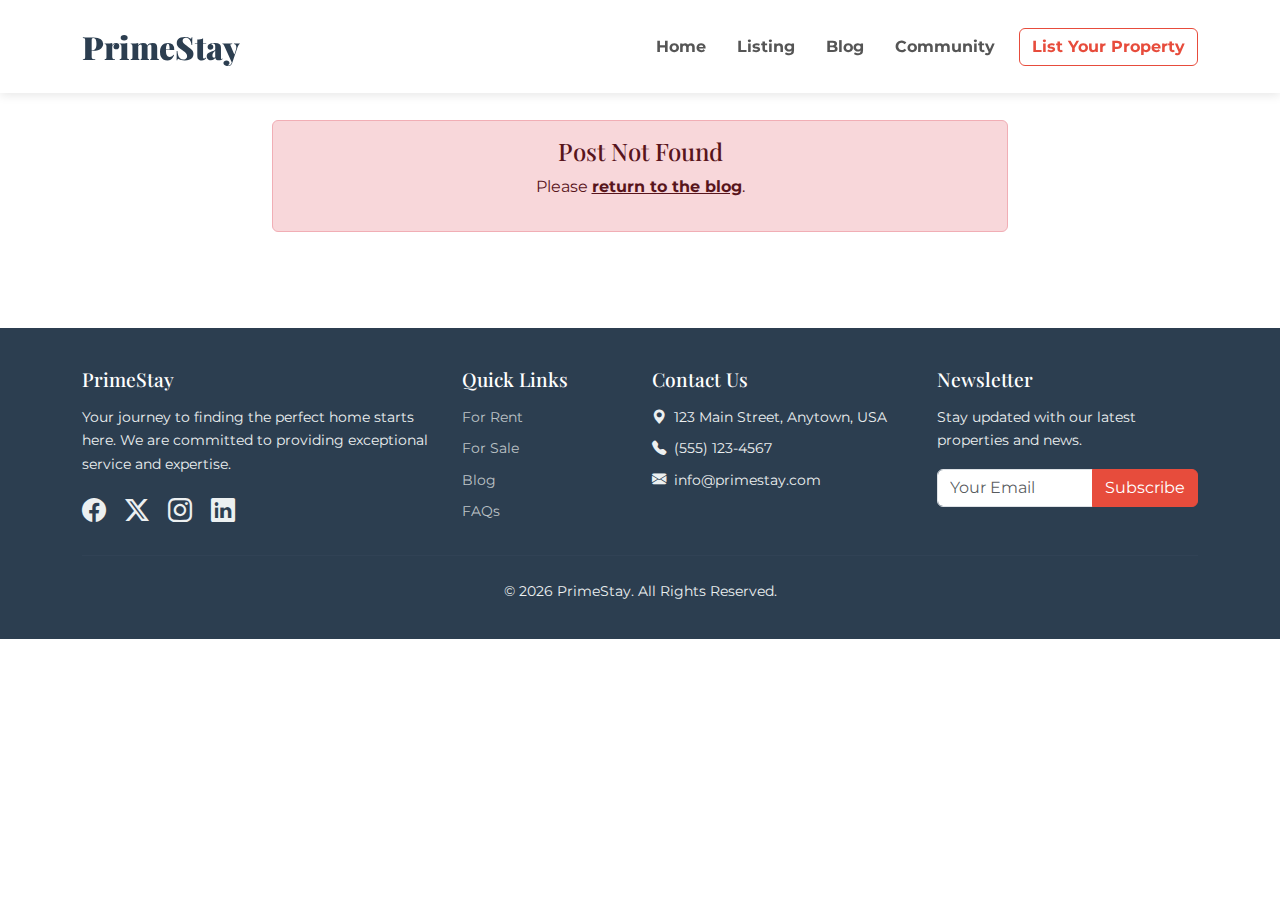
<file: blog-post.html>
<!DOCTYPE html>
<html lang="en">
<head>
    <meta charset="UTF-8">
    <meta name="viewport" content="width=device-width, initial-scale=1.0">
    <title>Blog Post - PrimeStay</title> <link href="https://cdn.jsdelivr.net/npm/bootstrap@5.3.3/dist/css/bootstrap.min.css" rel="stylesheet">
    <link rel="preconnect" href="https://fonts.googleapis.com">
    <link rel="preconnect" href="https://fonts.gstatic.com" crossorigin>
    <link href="https://fonts.googleapis.com/css2?family=Montserrat:wght@400;700&family=Playfair+Display:wght@700;900&display=swap" rel="stylesheet">
    <link rel="stylesheet" href="https://cdn.jsdelivr.net/npm/bootstrap-icons@1.11.3/font/bootstrap-icons.min.css">
    <link rel="stylesheet" href="style.css">
    <link rel="shortcut icon" href="asset/LogoPhase(2.2.0).PNG" type="image/x-icon">
</head>
<body>
    <nav class="navbar navbar-expand-lg fixed-top">
        <div class="container">
            <a class="navbar-brand" href="index.html">PrimeStay</a>
            <button class="navbar-toggler" type="button" data-bs-toggle="collapse" data-bs-target="#navbarNav" aria-controls="navbarNav" aria-expanded="false" aria-label="Toggle navigation">
                <span class="navbar-toggler-icon"></span>
            </button>
            <div class="collapse navbar-collapse" id="navbarNav">
                <ul class="navbar-nav ms-auto">
                    <li class="nav-item">
                        <a class="nav-link active" aria-current="page" href="index.html">Home</a>
                    </li>
                    <li class="nav-item">
                        <a class="nav-link" href="listing.html">Listing</a>
                    </li>
                    <li class="nav-item">
                        <a class="nav-link" href="blog.html">Blog</a>
                    </li>
                    <li class="nav-item">
                        <a class="nav-link" href="community.html">Community</a>
                    </li>
                </ul>
                <a href="list-property.html" class="btn btn-outline-primary ms-lg-3">List Your Property</a>
            </div>
        </div>
    </nav>
    
    <main class="section-padding" style="padding-top: 120px;">
        <div class="container">
            <div class="row justify-content-center">
                <div class="col-lg-8" id="blog-post-content-area">
                    <div class="text-center">
                        <div class="spinner-border text-primary" role="status">
                            <span class="visually-hidden">Loading...</span>
                        </div>
                    </div>
                </div>
            </div>
        </div>
    </main>
    
    <footer id="contact"> <div class="container">
            <div class="row">
                <div class="col-lg-4 col-md-6 mb-4 mb-lg-0">
                    <h5 class="playfair-display">PrimeStay</h5>
                    <p>Your journey to finding the perfect home starts here. We are committed to providing exceptional service and expertise.</p>
                     <div class="social-icons mt-3">
                        <a href="#" title="Facebook"><i class="bi bi-facebook"></i></a>
                        <a href="#" title="Twitter"><i class="bi bi-twitter-x"></i></a>
                        <a href="#" title="Instagram"><i class="bi bi-instagram"></i></a>
                        <a href="#" title="LinkedIn"><i class="bi bi-linkedin"></i></a>
                    </div>
                </div>
                <div class="col-lg-2 col-md-6 mb-4 mb-lg-0">
                    <h5>Quick Links</h5>
                    <ul>
                        <li><a href="listing.html?type=rent">For Rent</a></li> <li><a href="listing.html?type=sale">For Sale</a></li>
                        <li><a href="blog.html">Blog</a></li>
                        <li><a href="#">FAQs</a></li> </ul>
                </div>
                <div class="col-lg-3 col-md-6 mb-4 mb-lg-0">
                    <h5>Contact Us</h5>
                    <ul class="list-unstyled">
                        <li><i class="bi bi-geo-alt-fill me-2"></i>123 Main Street, Anytown, USA</li>
                        <li><i class="bi bi-telephone-fill me-2"></i>(555) 123-4567</li>
                        <li><i class="bi bi-envelope-fill me-2"></i>info@primestay.com</li>
                    </ul>
                </div>
                <div class="col-lg-3 col-md-6">
                    <h5>Newsletter</h5>
                    <p>Stay updated with our latest properties and news.</p>
                    <form>
                        <div class="input-group mb-3">
                            <input type="email" class="form-control" placeholder="Your Email" aria-label="Your Email">
                            <button class="btn btn-primary" type="button" style="background-color: #e74c3c; border-color: #e74c3c;">Subscribe</button>
                        </div>
                    </form>
                </div>
            </div>
            <hr style="border-color: #3e5062;">
            <div class="text-center pt-2">
                <p>&copy; <span id="currentYear"></span> PrimeStay. All Rights Reserved.</p>
            </div>
        </div>
        <a href="#" class="back-to-top d-flex align-items-center justify-content-center"><i class="bi bi-arrow-up-short"></i></a>
    </footer>

    <script src="https://cdn.jsdelivr.net/npm/bootstrap@5.3.3/dist/js/bootstrap.bundle.min.js"></script>
    <script src="script.js"></script>
</body>
</html>
</file>
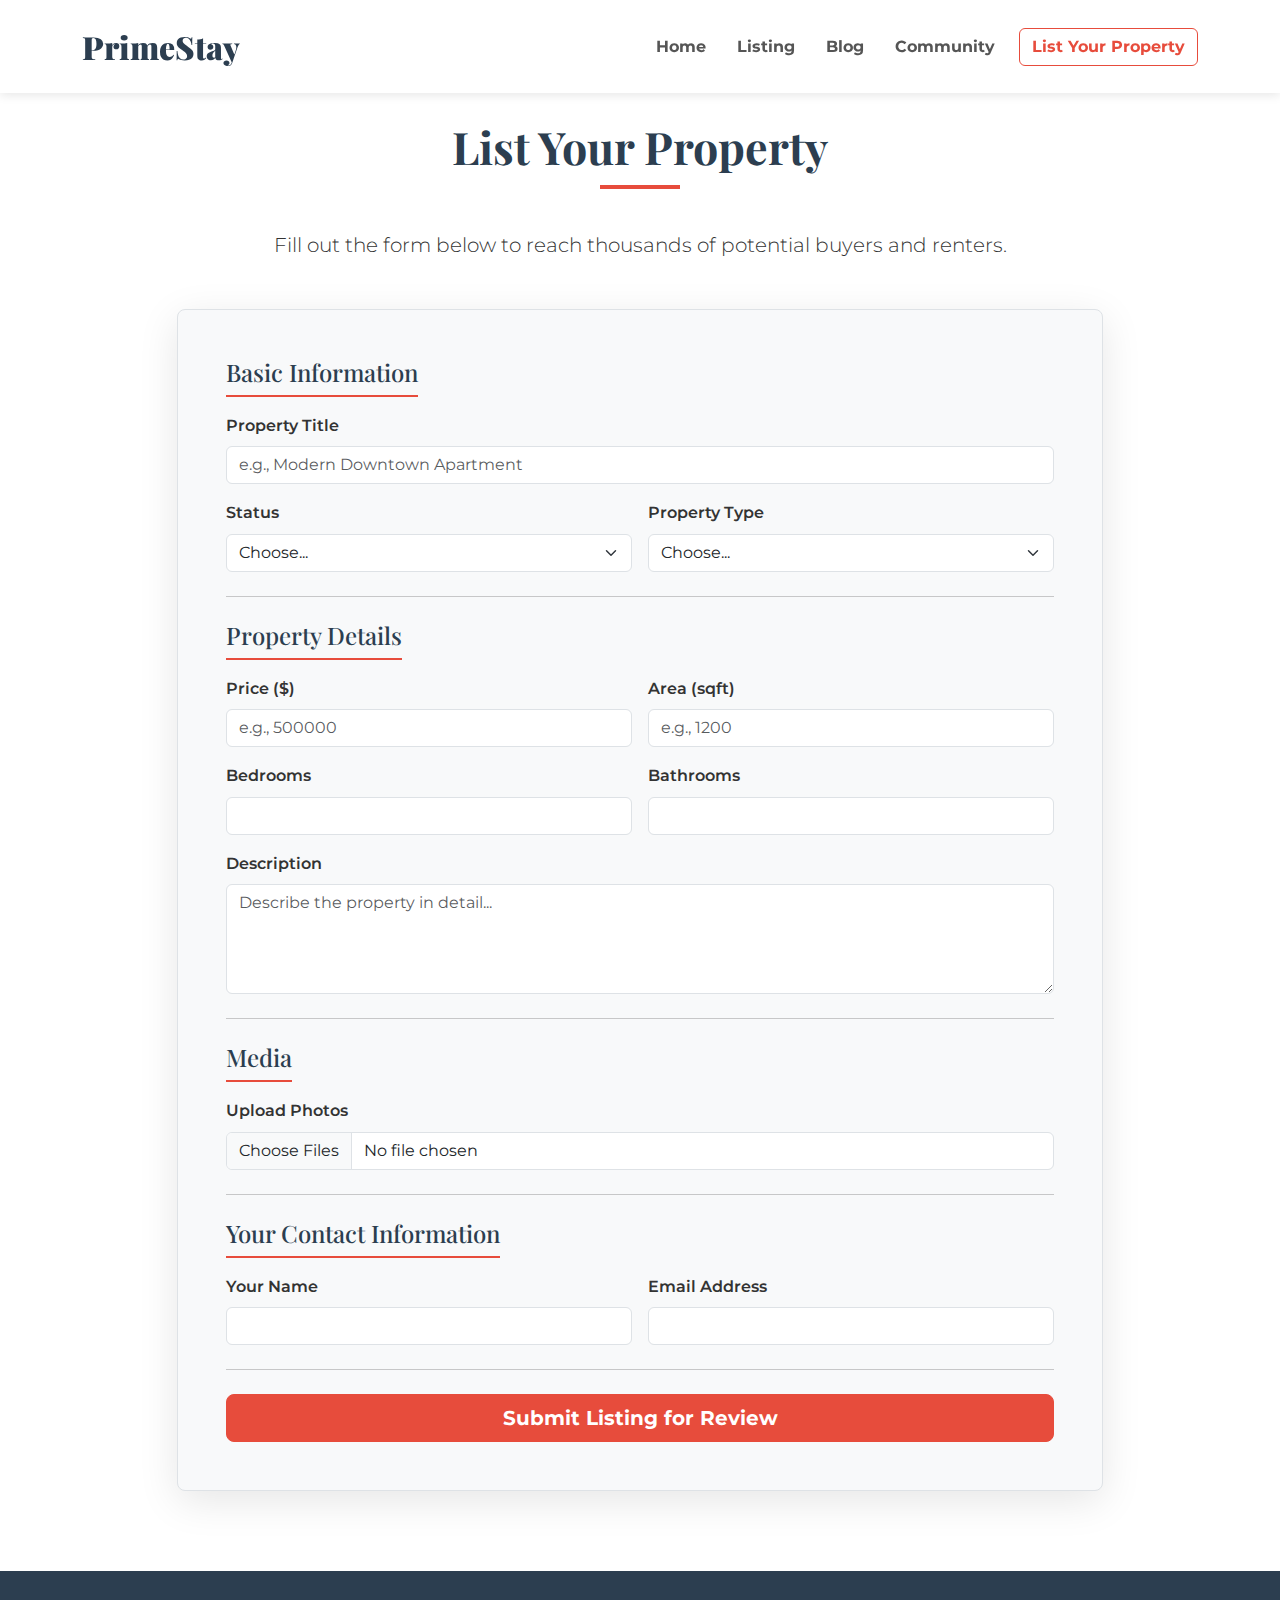
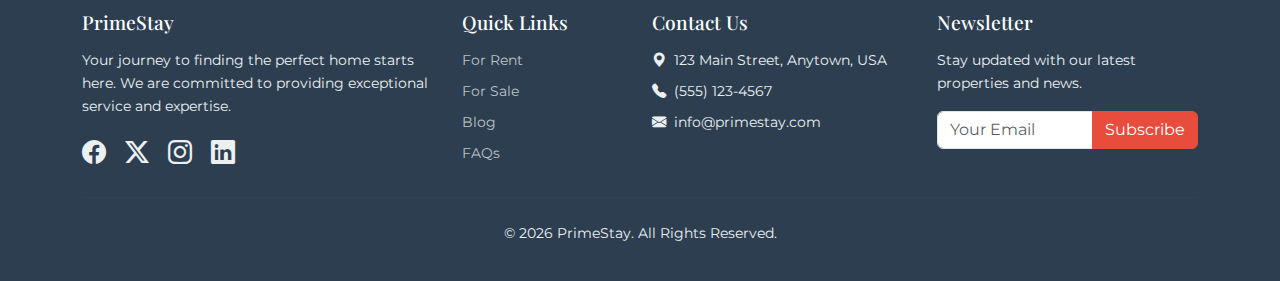
<file: list-property.html>
<!DOCTYPE html>
<html lang="en">
<head>
    <meta charset="UTF-8">
    <meta name="viewport" content="width=device-width, initial-scale=1.0">
    <title>List Your Property - PrimeStay</title>
    <link href="https://cdn.jsdelivr.net/npm/bootstrap@5.3.3/dist/css/bootstrap.min.css" rel="stylesheet">
    <link rel="preconnect" href="https://fonts.googleapis.com">
    <link rel="preconnect" href="https://fonts.gstatic.com" crossorigin>
    <link href="https://fonts.googleapis.com/css2?family=Montserrat:wght@400;700&family=Playfair+Display:wght@700;900&display=swap" rel="stylesheet">
    <link rel="stylesheet" href="https://cdn.jsdelivr.net/npm/bootstrap-icons@1.11.3/font/bootstrap-icons.min.css">
    <link rel="stylesheet" href="style.css">
    <link rel="shortcut icon" href="asset/LogoPhase(2.2.0).PNG" type="image/x-icon">
</head>
<body>
    <nav class="navbar navbar-expand-lg fixed-top">
        <div class="container">
            <a class="navbar-brand" href="index.html">PrimeStay</a>
            <button class="navbar-toggler" type="button" data-bs-toggle="collapse" data-bs-target="#navbarNav" aria-controls="navbarNav" aria-expanded="false" aria-label="Toggle navigation">
                <span class="navbar-toggler-icon"></span>
            </button>
            <div class="collapse navbar-collapse" id="navbarNav">
                <ul class="navbar-nav ms-auto">
                    <li class="nav-item">
                        <a class="nav-link active" aria-current="page" href="index.html">Home</a>
                    </li>
                    <li class="nav-item">
                        <a class="nav-link" href="listing.html">Listing</a>
                    </li>
                    <li class="nav-item">
                        <a class="nav-link" href="blog.html">Blog</a>
                    </li>
                    <li class="nav-item">
                        <a class="nav-link" href="community.html">Community</a>
                    </li>
                </ul>
                <a href="list-property.html" class="btn btn-outline-primary ms-lg-3">List Your Property</a>
            </div>
        </div>
    </nav>

    <main class="section-padding" style="padding-top: 120px;">
        <div class="container">
            <div class="row justify-content-center">
                <div class="col-lg-10">
                    
                    <div id="form-success-message" class="text-center p-5 border rounded-3 bg-light d-none">
                        <i class="bi bi-check-circle-fill text-success" style="font-size: 4rem;"></i>
                        <h2 class="playfair-display mt-3">Listing Submitted!</h2>
                        <p class="lead">Thank you! Your property has been submitted for review. We will contact you shortly.</p>
                        <button id="list-another-btn" class="btn btn-outline-primary mt-3">List Another Property</button>
                    </div>

                    <div id="listing-form-container">
                        <div class="text-center mb-5">
                            <h1 class="playfair-display section-title">List Your Property</h1>
                            <p class="lead">Fill out the form below to reach thousands of potential buyers and renters.</p>
                        </div>
    
                        <form id="property-listing-form" class="p-4 p-md-5 border rounded-3 bg-light" novalidate>
                            <h4 class="mb-3">Basic Information</h4>
                            <div class="row g-3">
                                <div class="col-12">
                                    <label for="prop-title" class="form-label">Property Title</label>
                                    <input type="text" class="form-control" id="prop-title" placeholder="e.g., Modern Downtown Apartment" required>
                                    <div class="invalid-feedback">A property title is required.</div>
                                </div>
                                <div class="col-md-6">
                                    <label for="prop-status" class="form-label">Status</label>
                                    <select class="form-select" id="prop-status" required>
                                        <option value="" selected disabled>Choose...</option>
                                        <option value="sale">For Sale</option>
                                        <option value="rent">For Rent</option>
                                    </select>
                                    <div class="invalid-feedback">Please select a status.</div>
                                </div>
                                <div class="col-md-6">
                                    <label for="prop-type" class="form-label">Property Type</label>
                                    <select class="form-select" id="prop-type" required>
                                        <option value="" selected disabled>Choose...</option>
                                        <option value="apartment">Apartment</option>
                                        <option value="house">House</option>
                                        <option value="villa">Villa</option>
                                        <option value="commercial">Commercial</option>
                                    </select>
                                    <div class="invalid-feedback">Please select a property type.</div>
                                </div>
                            </div>
    
                            <hr class="my-4">
    
                            <h4 class="mb-3">Property Details</h4>
                            <div class="row g-3">
                                <div class="col-md-6">
                                    <label for="prop-price" class="form-label">Price ($)</label>
                                    <input type="number" class="form-control" id="prop-price" placeholder="e.g., 500000" required>
                                    <div class="invalid-feedback">Please enter a valid price.</div>
                                </div>
                                <div class="col-md-6">
                                    <label for="prop-sqft" class="form-label">Area (sqft)</label>
                                    <input type="number" class="form-control" id="prop-sqft" placeholder="e.g., 1200" required>
                                    <div class="invalid-feedback">Please enter a valid area.</div>
                                </div>
                                <div class="col-md-6">
                                    <label for="prop-bedrooms" class="form-label">Bedrooms</label>
                                    <input type="number" class="form-control" id="prop-bedrooms" required min="0">
                                    <div class="invalid-feedback">Please enter the number of bedrooms.</div>
                                </div>
                                <div class="col-md-6">
                                    <label for="prop-bathrooms" class="form-label">Bathrooms</label>
                                    <input type="number" class="form-control" id="prop-bathrooms" required min="0">
                                    <div class="invalid-feedback">Please enter the number of bathrooms.</div>
                                </div>
                                <div class="col-12">
                                    <label for="prop-description" class="form-label">Description</label>
                                    <textarea class="form-control" id="prop-description" rows="4" placeholder="Describe the property in detail..." required></textarea>
                                    <div class="invalid-feedback">A description is required.</div>
                                </div>
                            </div>

                            <hr class="my-4">

                            <h4 class="mb-3">Media</h4>
                             <div class="col-12">
                                <label for="prop-photos" class="form-label">Upload Photos</label>
                                <input class="form-control" type="file" id="prop-photos" multiple required>
                                <div class="invalid-feedback">Please upload at least one photo.</div>
                             </div>

                            <hr class="my-4">

                            <h4 class="mb-3">Your Contact Information</h4>
                             <div class="row g-3">
                                <div class="col-md-6">
                                    <label for="contact-name" class="form-label">Your Name</label>
                                    <input type="text" class="form-control" id="contact-name" required>
                                    <div class="invalid-feedback">Your name is required.</div>
                                </div>
                                <div class="col-md-6">
                                    <label for="contact-email" class="form-label">Email Address</label>
                                    <input type="email" class="form-control" id="contact-email" required>
                                    <div class="invalid-feedback">Please enter a valid email address.</div>
                                </div>
                             </div>
    
                            <hr class="my-4">
    
                            <button class="w-100 btn btn-primary btn-lg submit-listing-btn" type="submit">Submit Listing for Review</button>
                        </form>
                    </div>
                </div>
            </div>
        </div>
    </main>

    <footer id="contact"> <div class="container">
            <div class="row">
                <div class="col-lg-4 col-md-6 mb-4 mb-lg-0">
                    <h5 class="playfair-display">PrimeStay</h5>
                    <p>Your journey to finding the perfect home starts here. We are committed to providing exceptional service and expertise.</p>
                     <div class="social-icons mt-3">
                        <a href="#" title="Facebook"><i class="bi bi-facebook"></i></a>
                        <a href="#" title="Twitter"><i class="bi bi-twitter-x"></i></a>
                        <a href="#" title="Instagram"><i class="bi bi-instagram"></i></a>
                        <a href="#" title="LinkedIn"><i class="bi bi-linkedin"></i></a>
                    </div>
                </div>
                <div class="col-lg-2 col-md-6 mb-4 mb-lg-0">
                    <h5>Quick Links</h5>
                    <ul>
                        <li><a href="listing.html?type=rent">For Rent</a></li> <li><a href="listing.html?type=sale">For Sale</a></li>
                        <li><a href="blog.html">Blog</a></li>
                        <li><a href="#">FAQs</a></li> </ul>
                </div>
                <div class="col-lg-3 col-md-6 mb-4 mb-lg-0">
                    <h5>Contact Us</h5>
                    <ul class="list-unstyled">
                        <li><i class="bi bi-geo-alt-fill me-2"></i>123 Main Street, Anytown, USA</li>
                        <li><i class="bi bi-telephone-fill me-2"></i>(555) 123-4567</li>
                        <li><i class="bi bi-envelope-fill me-2"></i>info@primestay.com</li>
                    </ul>
                </div>
                <div class="col-lg-3 col-md-6">
                    <h5>Newsletter</h5>
                    <p>Stay updated with our latest properties and news.</p>
                    <form>
                        <div class="input-group mb-3">
                            <input type="email" class="form-control" placeholder="Your Email" aria-label="Your Email">
                            <button class="btn btn-primary" type="button" style="background-color: #e74c3c; border-color: #e74c3c;">Subscribe</button>
                        </div>
                    </form>
                </div>
            </div>
            <hr style="border-color: #3e5062;">
            <div class="text-center pt-2">
                <p>&copy; <span id="currentYear"></span> PrimeStay. All Rights Reserved.</p>
            </div>
        </div>
        <a href="#" class="back-to-top d-flex align-items-center justify-content-center"><i class="bi bi-arrow-up-short"></i></a>
    </footer>

    <script src="https://cdn.jsdelivr.net/npm/bootstrap@5.3.3/dist/js/bootstrap.bundle.min.js"></script>
    <script src="script.js"></script>
</body>
</html>
</file>
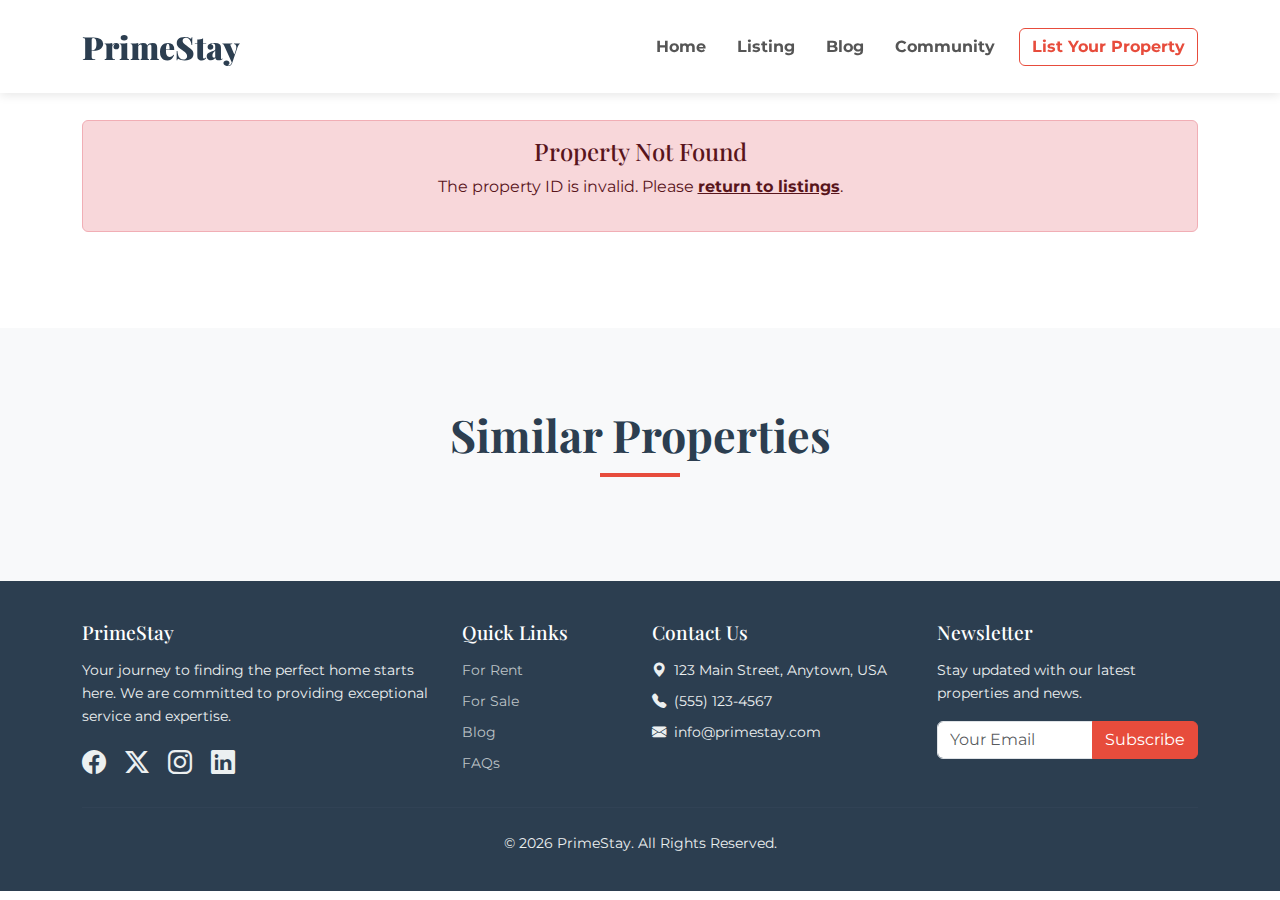
<file: property-detail.html>
<!DOCTYPE html>
<html lang="en">
<head>
    <meta charset="UTF-8">
    <meta name="viewport" content="width=device-width, initial-scale=1.0">
    <title>Property Details - PrimeStay</title>
    <link href="https://cdn.jsdelivr.net/npm/bootstrap@5.3.3/dist/css/bootstrap.min.css" rel="stylesheet">
    <link rel="preconnect" href="https://fonts.googleapis.com">
    <link rel="preconnect" href="https://fonts.gstatic.com" crossorigin>
    <link href="https://fonts.googleapis.com/css2?family=Montserrat:wght@400;700&family=Playfair+Display:wght@700;900&display=swap" rel="stylesheet">
    <link rel="stylesheet" href="https://cdn.jsdelivr.net/npm/bootstrap-icons@1.11.3/font/bootstrap-icons.min.css">
    <link rel="stylesheet" href="style.css">
</head>
<body>
    <nav class="navbar navbar-expand-lg fixed-top">
        <div class="container">
            <a class="navbar-brand" href="index.html">PrimeStay</a>
            <button class="navbar-toggler" type="button" data-bs-toggle="collapse" data-bs-target="#navbarNav" aria-controls="navbarNav" aria-expanded="false" aria-label="Toggle navigation">
                <span class="navbar-toggler-icon"></span>
            </button>
            <div class="collapse navbar-collapse" id="navbarNav">
                <ul class="navbar-nav ms-auto">
                    <li class="nav-item">
                        <a class="nav-link active" aria-current="page" href="index.html">Home</a>
                    </li>
                    <li class="nav-item">
                        <a class="nav-link" href="listing.html">Listing</a>
                    </li>
                    <li class="nav-item">
                        <a class="nav-link" href="blog.html">Blog</a>
                    </li>
                    <li class="nav-item">
                        <a class="nav-link" href="community.html">Community</a>
                    </li>
                </ul>
                <a href="list-property.html" class="btn btn-outline-primary ms-lg-3">List Your Property</a>
            </div>
        </div>
    </nav>

    <main class="property-detail-page section-padding" style="padding-top: 120px;">
        <div class="container" id="property-detail-container">
            <div class="text-center">
                <div class="spinner-border text-primary" role="status">
                    <span class="visually-hidden">Loading...</span>
                </div>
                <p class="mt-2">Loading property details...</p>
            </div>
        </div>

        <template id="property-detail-template">
            <div class="row">
                <div class="col-lg-8">
                    <div id="property-image-carousel" class="carousel slide" data-bs-ride="carousel">
                        <div class="carousel-indicators" id="carousel-indicators-container">
                            </div>
                        <div class="carousel-inner" id="carousel-inner-container">
                            </div>
                        <button class="carousel-control-prev" type="button" data-bs-target="#property-image-carousel" data-bs-slide="prev">
                            <span class="carousel-control-prev-icon" aria-hidden="true"></span>
                            <span class="visually-hidden">Previous</span>
                        </button>
                        <button class="carousel-control-next" type="button" data-bs-target="#property-image-carousel" data-bs-slide="next">
                            <span class="carousel-control-next-icon" aria-hidden="true"></span>
                            <span class="visually-hidden">Next</span>
                        </button>
                    </div>
                </div>

                <div class="col-lg-4">
                    <div class="property-main-info p-4 bg-light rounded">
                        <h1 class="playfair-display property-title">__TITLE__</h1>
                        <p class="property-location text-muted fs-5"><i class="bi bi-geo-alt-fill"></i> __LOCATION__</p>
                        <p class="property-price fs-2 fw-bold text-primary">__PRICE__</p>
                        <div class="property-key-features d-flex justify-content-around text-center border-top border-bottom py-3 my-3">
                            <div><i class="bi bi-rulers fs-3"></i><p class="mb-0">__SQFT__ sqft</p></div>
                            <div><i class="bi bi-door-closed fs-3"></i><p class="mb-0">__BEDROOMS__ beds</p></div>
                            <div><i class="bi bi-droplet fs-3"></i><p class="mb-0">__BATHROOMS__ baths</p></div>
                        </div>
                        <a href="#agent-contact" class="btn btn-primary w-100 btn-lg">Contact Agent</a>
                    </div>
                </div>
            </div>

            <div class="row mt-5">
                <div class="col-lg-8">
                    <h3 class="playfair-display">Description</h3>
                    <p class="property-description">__DESCRIPTION__</p>

                    <h3 class="playfair-display mt-4">Amenities</h3>
                    <div class="property-amenities-list row g-3">
                        </div>
                </div>
                <div class="col-lg-4" id="agent-contact">
                     <div class="agent-card sticky-top p-4 border rounded">
                         <h4 class="playfair-display">Contact Agent</h4>
                         <p class="agent-name fs-5">__AGENT_NAME__</p>
                         <ul class="list-unstyled">
                             <li><i class="bi bi-telephone-fill me-2"></i>__AGENT_PHONE__</li>
                             <li><i class="bi bi-envelope-fill me-2"></i>__AGENT_EMAIL__</li>
                         </ul>
                         <form>
                             <div class="mb-2"><input type="text" class="form-control" placeholder="Your Name"></div>
                             <div class="mb-2"><input type="email" class="form-control" placeholder="Your Email"></div>
                             <div class="mb-2"><textarea class="form-control" rows="3" placeholder="I'm interested in this property..."></textarea></div>
                             <button type="submit" class="btn btn-secondary w-100">Send Message</button>
                         </form>
                    </div>
                </div>
            </div>
        </template>
    </main>

        <section id="similar-properties" class="section-padding">
        <div class="container">
            <div class="text-center mb-5">
                <h2 class="section-title">Similar Properties</h2>
            </div>
            <div class="row g-4" id="similar-properties-container">
                </div>
        </div>
    </section>
    
        <footer id="contact"> <div class="container">
            <div class="row">
                <div class="col-lg-4 col-md-6 mb-4 mb-lg-0">
                    <h5 class="playfair-display">PrimeStay</h5>
                    <p>Your journey to finding the perfect home starts here. We are committed to providing exceptional service and expertise.</p>
                     <div class="social-icons mt-3">
                        <a href="#" title="Facebook"><i class="bi bi-facebook"></i></a>
                        <a href="#" title="Twitter"><i class="bi bi-twitter-x"></i></a>
                        <a href="#" title="Instagram"><i class="bi bi-instagram"></i></a>
                        <a href="#" title="LinkedIn"><i class="bi bi-linkedin"></i></a>
                    </div>
                </div>
                <div class="col-lg-2 col-md-6 mb-4 mb-lg-0">
                    <h5>Quick Links</h5>
                    <ul>
                        <li><a href="listing.html?type=rent">For Rent</a></li> <li><a href="listing.html?type=sale">For Sale</a></li>
                        <li><a href="blog.html">Blog</a></li>
                        <li><a href="#">FAQs</a></li> </ul>
                </div>
                <div class="col-lg-3 col-md-6 mb-4 mb-lg-0">
                    <h5>Contact Us</h5>
                    <ul class="list-unstyled">
                        <li><i class="bi bi-geo-alt-fill me-2"></i>123 Main Street, Anytown, USA</li>
                        <li><i class="bi bi-telephone-fill me-2"></i>(555) 123-4567</li>
                        <li><i class="bi bi-envelope-fill me-2"></i>info@primestay.com</li>
                    </ul>
                </div>
                <div class="col-lg-3 col-md-6">
                    <h5>Newsletter</h5>
                    <p>Stay updated with our latest properties and news.</p>
                    <form>
                        <div class="input-group mb-3">
                            <input type="email" class="form-control" placeholder="Your Email" aria-label="Your Email">
                            <button class="btn btn-primary" type="button" style="background-color: #e74c3c; border-color: #e74c3c;">Subscribe</button>
                        </div>
                    </form>
                </div>
            </div>
            <hr style="border-color: #3e5062;">
            <div class="text-center pt-2">
                <p>&copy; <span id="currentYear"></span> PrimeStay. All Rights Reserved.</p>
            </div>
        </div>
        <a href="#" class="back-to-top d-flex align-items-center justify-content-center"><i class="bi bi-arrow-up-short"></i></a>
    </footer>

    <script src="https://cdn.jsdelivr.net/npm/bootstrap@5.3.3/dist/js/bootstrap.bundle.min.js"></script>
    <script src="script.js"></script>
</body>
</html>
</file>
<file: style.css>
body {
    font-family: 'Montserrat', sans-serif;
    color: #333;
    line-height: 1.6;
}

h1, h2, h3, h4, h5, h6, .navbar-brand, .playfair-display {
    font-family: 'Playfair Display', serif;
}

/* --- Navigation Bar --- */
.navbar {
    background-color: rgba(255, 255, 255, 0.9); /* Slightly transparent white */
    box-shadow: 0 2px 10px rgba(0,0,0,0.1);
    padding: 1rem 0;
}

.navbar-brand {
    font-size: 2rem;
    font-weight: 900;
    color: #2c3e50 !important; /* Dark blue-grey */
}

.navbar-brand:hover {
    color: #e74c3c !important; /* Coral red on hover */
}

.nav-link {
    font-size: 1rem;
    font-weight: 700;
    color: #555 !important;
    margin-left: 15px;
    transition: color 0.3s ease;
}

.nav-link:hover, .nav-link.active {
    color: #e74c3c !important;
}

.btn-outline-primary {
    border-color: #e74c3c;
    color: #e74c3c;
    font-weight: 700;
    transition: all 0.3s ease;
}

.btn-outline-primary:hover {
    background-color: #e74c3c;
    color: #fff;
}

/* --- Hero Section --- */
.hero-section {
    background: linear-gradient(rgba(0, 0, 0, 0.5), rgba(0, 0, 0, 0.7)), url('https://images.unsplash.com/photo-1560518883-ce09059eeffa?ixlib=rb-4.0.3&ixid=M3wxMjA3fDB8MHxzZWFyY2h8Mnx8bHV4dXJ5JTIwaG91c2V8ZW58MHx8MHx8fDA%3D&auto=format&fit=crop&w=1400&q=80') no-repeat center center/cover;
    min-height: 90vh;
    display: flex;
    align-items: center;
    justify-content: center;
    text-align: center;
    color: #fff;
    padding: 2rem 0;
}

.hero-section h1 {
    font-size: 4rem;
    font-weight: 900;
    margin-bottom: 1rem;
    text-shadow: 2px 2px 4px rgba(0,0,0,0.5);
}

.hero-section p {
    font-size: 1.5rem;
    margin-bottom: 2rem;
    text-shadow: 1px 1px 2px rgba(0,0,0,0.5);
}

.search-form {
    background-color: rgba(255, 255, 255, 0.15);
    padding: 2rem;
    border-radius: 10px;
    backdrop-filter: blur(10px); /* Frosted glass effect */
    box-shadow: 0 8px 32px 0 rgba(31, 38, 135, 0.37);
    border: 1px solid rgba(255, 255, 255, 0.18);
}

.search-form .form-control, .search-form .form-select {
    background-color: rgba(255, 255, 255, 0.8);
    border: none;
    height: 50px;
    font-size: 1rem;
}
.search-form .form-control::placeholder, .search-form .form-select {
    color: #555;
}

.search-form .btn-primary {
    background-color: #e74c3c;
    border-color: #e74c3c;
    font-weight: 700;
    padding: 0.75rem 2rem;
    font-size: 1.1rem;
    transition: background-color 0.3s ease;
}

.search-form .btn-primary:hover {
    background-color: #c0392b;
    border-color: #c0392b;
}

/* --- Section Styling --- */
.section-padding {
    padding: 80px 0;
}

.section-title {
    font-size: 2.8rem;
    font-weight: 700;
    margin-bottom: 40px;
    position: relative;
    padding-bottom: 15px;
    color: #2c3e50;
}

.section-title::after {
    content: '';
    position: absolute;
    left: 50%;
    transform: translateX(-50%);
    bottom: 0;
    width: 80px;
    height: 4px;
    background-color: #e74c3c;
}

/* --- Featured Properties --- */
.property-card {
    background-color: #fff;
    border-radius: 10px;
    overflow: hidden;
    box-shadow: 0 10px 30px rgba(0,0,0,0.1);
    transition: transform 0.3s ease, box-shadow 0.3s ease;
    margin-bottom: 30px;
}

.property-card:hover {
    transform: translateY(-10px);
    box-shadow: 0 15px 40px rgba(0,0,0,0.15);
}

.property-card img {
    height: 250px;
    object-fit: cover;
    width: 100%;
}

.property-card .card-body {
    padding: 25px;
}

.property-card .card-title {
    font-size: 1.5rem;
    font-weight: 700;
    color: #2c3e50;
}

.property-card .card-text {
    color: #555;
    margin-bottom: 0.5rem;
}
.property-card .price {
    font-size: 1.4rem;
    font-weight: 700;
    color: #e74c3c;
    margin-bottom: 1rem;
}
.property-card .btn-outline-dark {
    font-weight: 600;
    border-color: #2c3e50;
    color: #2c3e50;
}
.property-card .btn-outline-dark:hover {
    background-color: #2c3e50;
    color: #fff;
}
.badge-custom {
    position: absolute;
    top: 15px;
    left: 15px;
    font-size: 0.9rem;
    font-weight: 700;
}

/* --- Why Choose Us Section --- */
#why-choose-us {
    background-color: #f8f9fa; /* Light grey background */
}
.feature-icon {
    font-size: 3rem;
    color: #e74c3c;
    margin-bottom: 20px;
}
.feature-item h3 {
    font-size: 1.5rem;
    color: #2c3e50;
    margin-bottom: 10px;
}
.feature-item p {
    color: #555;
}

/* --- Call to Action Section --- */
.cta-section {
    background: linear-gradient(rgba(44, 62, 80, 0.85), rgba(44, 62, 80, 0.95)), url('https://images.unsplash.com/photo-1582407947304-fd86f028f716?ixlib=rb-4.0.3&ixid=M3wxMjA3fDB8MHxwaG90by1wYWdlfHx8fGVufDB8fHx8fA%3D%3D&auto=format&fit=crop&w=1200&q=80') no-repeat center center/cover;
    color: #fff;
    padding: 120px 0;
    text-align: center;
}
.cta-section h2 {
    font-size: 2.5rem;
    margin-bottom: 1.5rem;
}
.cta-section p {
    font-size: 1.2rem;
    margin-bottom: 2rem;
    max-width: 600px;
    margin-left: auto;
    margin-right: auto;
}
.cta-section .btn {
    font-size: 1.2rem;
    padding: 12px 30px;
    font-weight: 700;
}
.btn-light-custom {
    background-color: #fff;
    color: #e74c3c;
    border: 2px solid #fff;
}
.btn-light-custom:hover {
    background-color: transparent;
    color: #fff;
    border: 2px solid #fff;
}

/* --- Footer --- */
footer {
    background-color: #2c3e50; /* Dark blue-grey */
    color: #ecf0f1; /* Light grey text */
    padding: 40px 0 20px;
    font-size: 0.9rem;
}

footer h5 {
    color: #fff;
    font-size: 1.2rem;
    margin-bottom: 15px;
    font-family: 'Playfair Display', serif;
}

footer a {
    color: #bdc3c7; /* Lighter grey for links */
    text-decoration: none;
    transition: color 0.3s ease;
}

footer a:hover {
    color: #e74c3c; /* Coral red on hover */
}

footer ul {
    list-style: none;
    padding-left: 0;
}
footer ul li {
    margin-bottom: 8px;
}
.social-icons a {
    color: #ecf0f1;
    margin-right: 15px;
    font-size: 1.5rem;
}
.social-icons a:hover {
    color: #e74c3c;
}

/* --- Animations --- */
.fade-in {
    animation: fadeInAnimation 1s ease-in forwards;
    opacity: 0; /* Start hidden before animation */
}
@keyframes fadeInAnimation {
    0% { opacity: 0; transform: translateY(20px); }
    100% { opacity: 1; transform: translateY(0); }
}

/* Add 'visible' class for JS-driven fade-in if preferred over CSS animation delay */
.fade-in.visible {
    opacity: 1;
    transform: translateY(0);
}


/* Media Queries for Responsiveness */
@media (max-width: 992px) {
    .hero-section h1 {
        font-size: 3rem;
    }
    .hero-section p {
        font-size: 1.2rem;
    }
    .search-form {
        padding: 1.5rem;
    }
}

@media (max-width: 768px) {
    .navbar-nav {
        text-align: center;
        background-color: #fff;
        padding-bottom: 10px;
        margin-top: 10px; /* Add some space when collapsed */
    }
    .nav-link {
         margin-left: 0;
         padding: 10px 0;
    }
    .hero-section {
        min-height: 70vh;
    }
    .hero-section h1 {
        font-size: 2.5rem;
    }
    .hero-section p {
        font-size: 1rem;
    }
    .search-form .form-control, .search-form .form-select, .search-form .btn-primary {
        margin-bottom: 10px;
    }
    .section-title {
        font-size: 2.2rem;
    }
    .cta-section h2 {
        font-size: 2rem;
    }
    .cta-section p {
        font-size: 1rem;
    }
}

/* --- Listing Page Specific Styles --- */
.listing-page-main-content {
    background-color: #fdfdfd; /* Slightly off-white for content background */
}

#filter-sidebar {
    background-color: #fff;
    box-shadow: 2px 0 10px rgba(0,0,0,0.05);
    height: calc(100vh - 20px); /* Adjust 70px based on your navbar height */
    overflow-y: auto;
    transition: transform 0.3s ease-in-out, visibility 0.3s ease-in-out;
    z-index: 1020; /* Below navbar but above content */
}

.filter-sidebar-content {
    /* For sticky positioning */
    top: 80px; /* Adjust based on your navbar height + some padding */
}

#filter-sidebar .form-label {
    font-weight: 600;
    font-size: 0.9rem;
    color: #555;
}

#filter-sidebar .form-control,
#filter-sidebar .form-select {
    font-size: 0.9rem;
    border-radius: 0.25rem;
}
#filter-sidebar .filter-apply-btn {
    background-color: #e74c3c;
    border-color: #e74c3c;
    font-weight: 700;
}
#filter-sidebar .filter-apply-btn:hover {
    background-color: #c0392b;
    border-color: #c0392b;
}


.section-title-listings {
    font-size: 2.2rem;
    font-weight: 700;
    color: #2c3e50;
    margin-bottom: 0; /* Adjusted for flex layout with sort */
    position: relative;
    padding-bottom: 10px;
}
.section-title-listings::after {
    content: '';
    position: absolute;
    left: 0;
    bottom: 0;
    width: 60px;
    height: 3px;
    background-color: #e74c3c;
}


/* --- Property Card Listing --- */
.property-item {
    opacity: 0; /* Start hidden for animation */
    transform: translateY(20px);
    animation: fadeInItem 0.5s ease forwards;
}

/* Staggered animation for property items */
.property-item:nth-child(1) { animation-delay: 0.1s; }
.property-item:nth-child(2) { animation-delay: 0.2s; }
.property-item:nth-child(3) { animation-delay: 0.3s; }
.property-item:nth-child(4) { animation-delay: 0.4s; }
.property-item:nth-child(5) { animation-delay: 0.5s; }
.property-item:nth-child(6) { animation-delay: 0.6s; }
/* Add more if you have more initially visible items */


@keyframes fadeInItem {
    to {
        opacity: 1;
        transform: translateY(0);
    }
}


.property-card-listing {
    background-color: #fff;
    border-radius: 8px;
    overflow: hidden;
    box-shadow: 0 5px 15px rgba(0,0,0,0.08);
    transition: transform 0.3s ease, box-shadow 0.3s ease;
    height: 100%; /* For consistent card height in a row */
    display: flex;
    flex-direction: column;
}

.property-card-listing:hover {
    transform: translateY(-8px);
    box-shadow: 0 12px 25px rgba(0,0,0,0.12);
}

.property-image-container {
    position: relative;
    overflow: hidden;
}

.property-card-listing img {
    width: 100%;
    height: 220px;
    object-fit: cover;
    transition: transform 0.4s ease;
}

.property-card-listing:hover img {
    transform: scale(1.05);
}

.property-status-badge {
    position: absolute;
    top: 15px;
    left: 15px;
    font-size: 0.85rem;
    font-weight: 700;
    padding: 0.4em 0.7em;
}

.property-card-overlay {
    position: absolute;
    top: 0;
    left: 0;
    width: 100%;
    height: 100%;
    background-color: rgba(0,0,0,0.3);
    display: flex;
    align-items: center;
    justify-content: center;
    opacity: 0;
    transition: opacity 0.3s ease;
}

.property-card-listing:hover .property-card-overlay {
    opacity: 1;
}

.property-card-overlay .btn {
    transform: translateY(10px);
    opacity: 0;
    transition: transform 0.3s ease 0.1s, opacity 0.3s ease 0.1s;
}

.property-card-listing:hover .property-card-overlay .btn {
    transform: translateY(0);
    opacity: 1;
}

.property-card-listing .card-body {
    padding: 20px;
    flex-grow: 1; /* Allows footer content to push to bottom if needed */
    display: flex;
    flex-direction: column;
}
.property-card-listing .card-title {
    font-size: 1.3rem;
    margin-bottom: 0.5rem;
    color: #2c3e50;
}
.property-card-listing .card-text.text-muted {
    font-size: 0.9rem;
    margin-bottom: 0.5rem;
}
.property-card-listing .card-text.features {
    font-size: 0.85rem;
    color: #555;
    margin-bottom: 1rem;
}
.property-card-listing .price {
    font-size: 1.25rem;
    color: #e74c3c;
    margin-top: auto; /* Pushes price to the bottom of card-body */
}

.load-more-btn {
    background-color: #2c3e50;
    border-color: #2c3e50;
    font-weight: 600;
    padding: 0.75rem 2rem;
}
.load-more-btn:hover {
    background-color: #1a2531;
    border-color: #1a2531;
}

/* Filter Sidebar Mobile Toggle */
@media (max-width: 991.98px) {
    #filter-sidebar {
        position: fixed;
        top: 0;
        left: -300px; /* Start off-screen */
        width: 300px;
        height: 100vh;
        z-index: 1040; /* Above backdrop, below modals if any */
        transition: left 0.3s ease-in-out;
        padding-top: 60px; /* Space for close button */
    }
    #filter-sidebar.open {
        left: 0;
    }
    .filter-sidebar-content {
        top: 0; /* Reset sticky behavior for mobile */
    }
    /* Optional: Add a backdrop for mobile filter */
    body.filter-sidebar-open::after {
        content: '';
        position: fixed;
        top: 0;
        left: 0;
        width: 100%;
        height: 100%;
        background-color: rgba(0,0,0,0.5);
        z-index: 1030;
    }
}

/* Animation for newly shown items */
.property-item.newly-shown {
    animation: fadeInItem 0.6s ease forwards;
}

/* --- Property Detail Page --- */
.property-detail-page .carousel-inner {
    border-radius: 8px;
    box-shadow: 0 10px 30px rgba(0,0,0,0.1);
}
.property-detail-page .carousel-item img {
    height: 500px;
    object-fit: cover;
}

.property-main-info {
    box-shadow: 0 5px 20px rgba(0,0,0,0.07);
}

.property-title {
    font-size: 2.8rem;
    line-height: 1.2;
}
.property-price {
    color: #e74c3c !important;
}
.property-key-features i {
    color: #e74c3c;
}

.agent-card {
    background-color: #f8f9fa;
    top: 100px; /* For sticky positioning */
}

.amenity-item {
    background-color: #f1f3f5;
    padding: 8px 12px;
    border-radius: 5px;
    font-weight: 500;
    display: flex;
    align-items: center;
}
.amenity-item i {
    color: #e74c3c;
    margin-right: 8px;
}

/* --- List Your Property Form Page --- */
#property-listing-form {
    box-shadow: 0 10px 40px rgba(0,0,0,0.1);
}

#property-listing-form h4 {
    font-family: 'Playfair Display', serif;
    color: #2c3e50;
    padding-bottom: 0.5rem;
    border-bottom: 2px solid #e74c3c;
    display: inline-block;
}

#property-listing-form .form-label {
    font-weight: 600;
}

#property-listing-form .submit-listing-btn {
    background-color: #e74c3c;
    border-color: #e74c3c;
    font-weight: 700;
    transition: background-color 0.3s ease;
}

#property-listing-form .submit-listing-btn:hover {
    background-color: #c0392b;
    border-color: #c0392b;
}

/* Style for validated fields */
.form-control.is-valid,
.form-select.is-valid {
    border-color: #198754; /* Bootstrap success green */
}

.form-control.is-invalid,
.form-select.is-invalid {
    border-color: #dc3545; /* Bootstrap danger red */
}

/* --- Blog Listing Page Styles --- */
.blog-post-card {
    background-color: #fff;
    border-radius: 8px;
    box-shadow: 0 5px 15px rgba(0,0,0,0.08);
    transition: transform 0.3s ease, box-shadow 0.3s ease;
    height: 100%;
    display: flex;
    flex-direction: column;
    overflow: hidden;
}

.blog-post-card:hover {
    transform: translateY(-8px);
    box-shadow: 0 12px 25px rgba(0,0,0,0.12);
}

.blog-post-card .card-img-top {
    height: 250px;
    object-fit: cover;
}

.blog-post-card .card-body {
    flex-grow: 1;
    display: flex;
    flex-direction: column;
}

.blog-post-card .card-title {
    font-family: 'Playfair Display', serif;
    color: #2c3e50;
}

.blog-post-card .card-text {
    flex-grow: 1;
}

.blog-post-card .card-meta {
    font-size: 0.85rem;
    color: #6c757d; /* Muted text color */
}

/* --- Single Blog Post Page Styles --- */
#blog-post-content-area .post-title {
    font-family: 'Playfair Display', serif;
    font-size: 3rem;
    line-height: 1.2;
    color: #2c3e50;
}

#blog-post-content-area .post-meta {
    font-size: 1rem;
    color: #6c757d;
    margin-bottom: 1.5rem;
}

#blog-post-content-area .post-feature-image {
    width: 100%;
    height: auto;
    max-height: 500px;
    object-fit: cover;
    border-radius: 8px;
    margin-bottom: 2rem;
}

/* Article typography */
.article-content p {
    font-size: 1.1rem;
    line-height: 1.7;
}
.article-content h4 {
    color: #2c3e50;
    margin-top: 2rem;
    margin-bottom: 1rem;
}
.article-content blockquote {
    border-left: 4px solid #e74c3c;
    padding-left: 1.5rem;
    color: #555;
    background-color: #f8f9fa;
    padding-top: 1rem;
    padding-bottom: 1rem;
}

/* --- Community Page: Testimonials --- */
.testimonial-item {
    padding: 3rem;
    background: #f8f9fa;
    border-radius: 8px;
    min-height: 300px;
}
.testimonial-item .quote-icon {
    font-size: 3rem;
    color: #e74c3c;
    opacity: 0.2;
}
.testimonial-item blockquote {
    font-family: 'Playfair Display', serif;
    font-size: 1.5rem;
    font-style: italic;
    color: #333;
}
.testimonial-item .author {
    font-weight: 700;
}
.testimonial-item .author-location {
    color: #6c757d;
}
#testimonials-carousel .carousel-control-prev-icon,
#testimonials-carousel .carousel-control-next-icon {
    background-color: #333;
    border-radius: 50%;
}

/* --- Community Page: Agents --- */
.agent-card {
    background-color: #fff;
    border-radius: 8px;
    box-shadow: 0 5px 15px rgba(0,0,0,0.08);
    transition: transform 0.3s ease, box-shadow 0.3s ease;
    text-align: center;
    padding: 2rem;
}
.agent-card:hover {
    transform: translateY(-8px);
    box-shadow: 0 12px 25px rgba(0,0,0,0.12);
}
.agent-card img {
    width: 150px;
    height: 150px;
    border-radius: 50%;
    object-fit: cover;
    margin-bottom: 1rem;
    border: 5px solid #fff;
    box-shadow: 0 0 15px rgba(0,0,0,0.2);
}
.agent-card .agent-name {
    font-family: 'Playfair Display', serif;
    font-size: 1.5rem;
    color: #2c3e50;
    margin-bottom: 0.25rem;
}
.agent-card .agent-title {
    font-weight: 500;
    color: #e74c3c;
}

/* --- Homepage Additions --- */
.home-blog-section {
    background-color: #f8f9fa;
}

/* --- Similar Properties --- */
#similar-properties {
    background-color: #f8f9fa;
}

/* --- Back to Top Button --- */
.back-to-top {
    position: fixed;
    visibility: hidden;
    opacity: 0;
    right: 15px;
    bottom: 15px;
    z-index: 996;
    background: #e74c3c;
    width: 40px;
    height: 40px;
    border-radius: 50%;
    transition: all 0.4s;
}
.back-to-top i {
    font-size: 28px;
    color: #fff;
    line-height: 0;
}
.back-to-top:hover {
    background: #c0392b;
    color: #fff;
}
.back-to-top.active {
    visibility: visible;
    opacity: 1;
}

/* In style.css */

/* --- Similar Properties Reason Badge --- */
.reason-badge {
    position: absolute;
    top: 15px;
    right: 15px;
    font-size: 0.75rem;
    font-weight: 700;
    padding: 0.3em 0.6em;
    background-color: rgba(231, 76, 60, 0.85) !important; /* Use primary accent color with some transparency */
    backdrop-filter: blur(4px);
}
</file>
